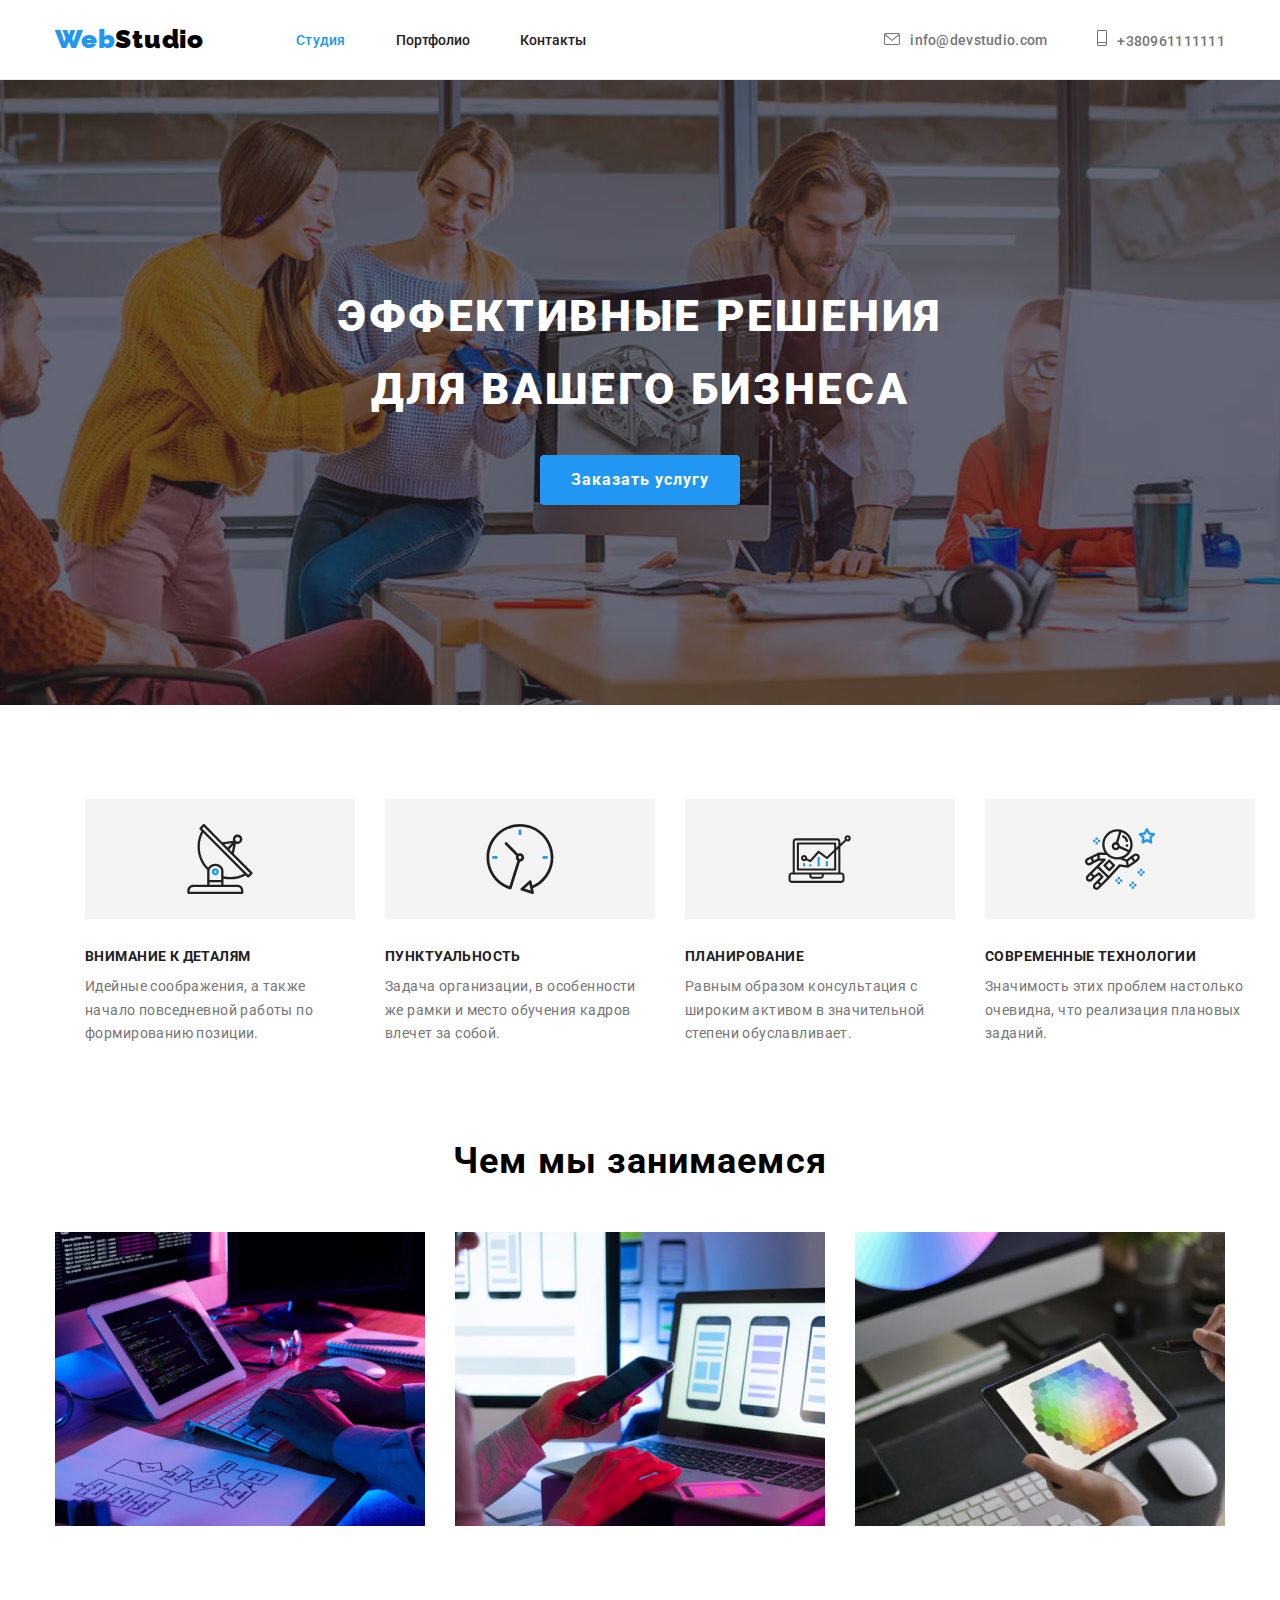
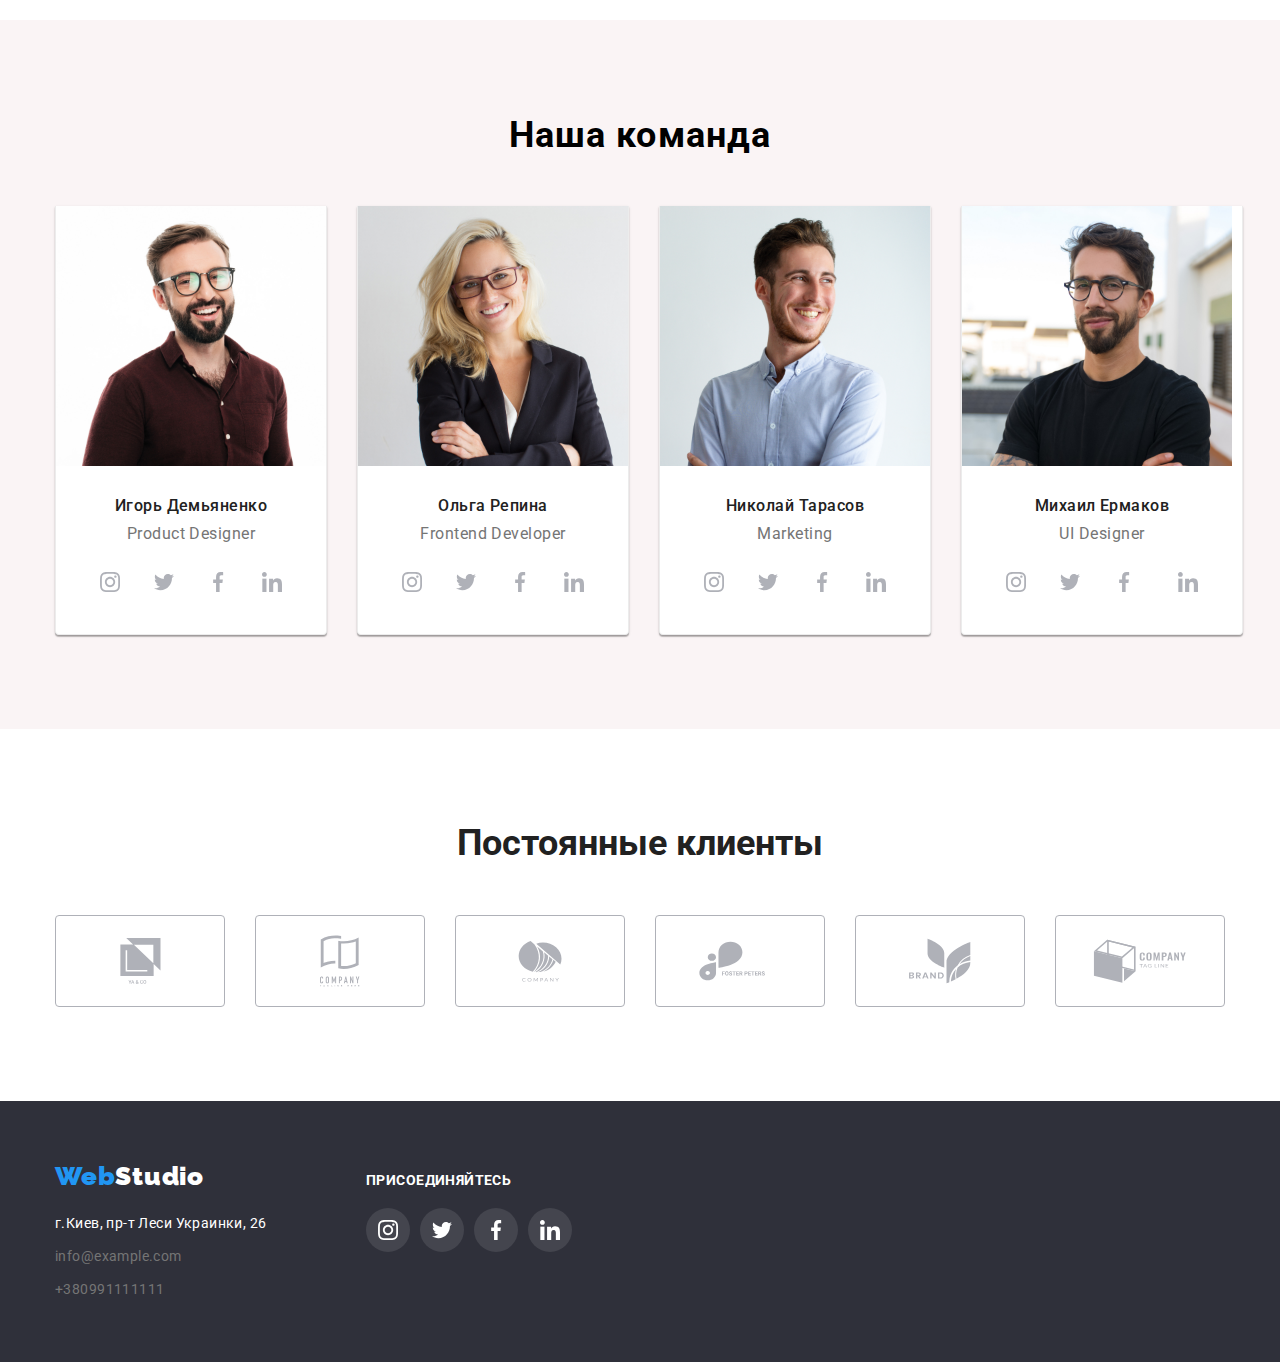
<file: index.html>
<!DOCTYPE html>
<html lang="en">
<head>
     <meta charset="UTF-8">
    <meta http-equiv="X-UA-Compatible" content="IE=edge">
    <meta name="viewport" content="width=device-width, initial-scale=1.0">
    <title>Webstudio</title>
    <link
    rel="stylesheet"
    href="https://cdnjs.cloudflare.com/ajax/libs/modern-normalize/1.1.0/modern-normalize.min.css"
    integrity="sha512-wpPYUAdjBVSE4KJnH1VR1HeZfpl1ub8YT/NKx4PuQ5NmX2tKuGu6U/JRp5y+Y8XG2tV+wKQpNHVUX03MfMFn9Q=="
    crossorigin="anonymous"
    referrerpolicy="no-referrer"
  />
    <link rel="preconnect" href="https://fonts.gstatic.com">
    <link href="https://fonts.googleapis.com/css2?family=Raleway:wght@700&family=Roboto:wght@400;500;700;900&display=swap" rel="stylesheet">
    <link rel= "stylesheet" href="css/style.css"/>

</head>
<body>
    <header class="header">
        <div class="container header-port">
            <nav class="main-nav"> 
            <a class="logo logo-container" href="index.html"><span class="logo-blue">Web</span>Studio</a>
           
        <ul class="list-row">
                <li class="header-item"><a class="link link-active" href="index.html">Студия</a>
                </li>
                <li class="header-item"><a class="link" href="portfolio.html">Портфолио</a>
                </li>
                <li class="header-item"><a class="link" href="#">Контакты</a>
                </li>
            </ul>
            </nav>
        
            <ul class="contacts">
                <li class="item-head">
            <a class="link-grey" href="mailto:info@devstudio.com">
                <svg class="icon-item" width="16px" height="12px">
                    <use href="./images/icon.svg#icon-envelope-1"></use>
                </svg>info@devstudio.com</a>
        </li>
        <li class="item-head">
            <a class="link-grey" href="tel:+380961111111">
                <svg class="icon-item-tel" with="10px" height="16px">
                    <use href="./images/icon.svg#icon-vector1"></use>
                 </svg>+380961111111</a>
             </li>
                </ul>
         </div>
     </header>
     <main> 

    <section class="hero">
          <div class="container">
              
        <h1 class="hero-text hero-text-section">Эффективные решения<br>для вашего бизнеса</h1>
             <button type="button" class="button button-section">Заказать услугу</button>
          
          </div>
            </section> 

<section class="section-advantages">
    <div class="container">
    <h2 class="hide-text">Наши преимущества</h2>
    <ul class="middle-list">
        <li class="item">
            <div class="advant-item">
        <svg class="icon-satelite" width="70px" height="70px">
            <use href="./images/icon.svg#icon-antenna-1"></use>
        </svg>
            </div>
            <h3 class="text-list">Внимание к деталям</h3>
            <p class="grey-text">Идейные соображения, а также начало повседневной работы по формированию позиции.</p>
        </li>
        <li class="item">
            <div class="advant-item">
                <svg class="icon-satelite" width="70px" height="70px">
                    <use href="./images/icon.svg#icon-clock-1"></use>
                </svg>
            </div>
            <h3 class="text-list">Пунктуальность</h3>
            <p class="grey-text">Задача организации, в особенности же рамки и место обучения кадров влечет за собой.</p>
        </li>
        <li class="item">
            <div class="advant-item">
                <svg class="icon-satelite" width="70px" height="70px">
                    <use href="./images/icon.svg#icon-diagram-1"></use>
                </svg>
            </div>
            <h3 class="text-list">Планирование</h3>
            <p class="grey-text">Равным образом консультация с широким активом в значительной степени обуславливает.</p>
        </li>
        <li class="item">
            <div class="advant-item">
                <svg class="icon-satelite" width="70px" height="70px">
                    <use href="./images/icon.svg#icon-astronaut-1"></use>
                </svg>
            </div>
            <h3 class="text-list">Современные технологии</h3>
            <p class="grey-text">Значимость этих проблем настолько очевидна, что реализация плановых заданий.</p>
        </li>
    </ul>
    </div>
</section>
<section class="middle-section">
    <div class="container">
   <h2 class="section-description">Чем мы занимаемся</h2>
   
    <ul class="what-we-do-list">
        <li class="item"><img src="images/box1.jpg" alt="набор текста" width="370"></li>
        <li class="item"><img src="images/box2.jpg" alt="передача данных" width="370"></li>
        <li class="item"><img src="images/box3.jpg" alt="дизаин" width="370"></li>
    </ul>
    </div>
</section>

<section class="our-team-section">
    <div class="container">
   <h2 class="section-description">Наша команда</h2>
   <ul class="last-list">
    <li class="our-team-item">
    <img src="images/img1.jpg" alt="Игорь Демяненко" width="270">
    <div class="our-team-box">
        <h3 class="worker-name">Игорь Демьяненко</h3>
        <p class="grey-prof">Product Designer</p>
        <ul class="logo-set">
            <li class="logo-cards">
            <a href="#" class="link-logo-list">
                <svg class="in-style" with="20px" height="20px">
                    <use href="./images/icon.svg#icon-instagram">
                    </use>
                </svg>
            </a>
            </li>
            <li class="logo-cards">
             <a href="#" class="link-logo-list">
                <svg class="in-style" with="20px" height="20px">
                    <use href="./images/icon.svg#icon-twitter-1">
                    </use>
                </svg>
            </a>
            </li>
            <li class="logo-cards">
             <a href="#" class="link-logo-list">
                <svg class="in-style" with="20px" height="20px">
                <use href="./images/icon.svg#icon-facebook-1">
                </use>
            </svg>
            </a>
            </li>
            <li class="logo-cards">
            <a href="#" class="link-logo-list">
                <svg class="in-style" with="20px" height="20px">
                <use href="./images/icon.svg#icon-linkedin-1">
                </use>
            </svg>
        </a>
        </li>
        </ul>
        </div>
    </li>
     <li class="our-team-item">
     <img src="images/img2.jpg" alt="Ольга Репина" width="270">
     <div class="our-team-box">
        <h3 class="worker-name">Ольга Репина</h3>
        <p class="grey-prof">Frontend Developer</p>
        <ul class="logo-set">
            <li class="logo-cards">
            <a href="#" class="link-logo-list">
                <svg class="in-style" with="20px" height="20px">
                    <use href="./images/icon.svg#icon-instagram">
                    </use>
                </svg>
            </a>
            </li>
            <li class="logo-cards">
            <a href="#" class="link-logo-list">
                <svg class="in-style" with="20px" height="20px">
                    <use href="./images/icon.svg#icon-twitter-1">
                    </use>
                </svg>
            </a>
            </li>
            <li class="logo-cards">
            <a href="#" class="link-logo-list">
                <svg class="in-style" with="20px" height="20px">
                <use href="./images/icon.svg#icon-facebook-1">
                </use>
            </svg>
            </a>
            </li>
            <li class="logo-cards">
            <a href="#" class="link-logo-list">
                <svg class="in-style" with="20px" height="20px">
                <use href="./images/icon.svg#icon-linkedin-1">
                </use>
            </svg>
        </a>
        </li>
        </ul>
        </div>
        </li>
    <li class="our-team-item">
    <img src="images/img3.jpg" alt="Николай Тарасов" width="270">
    <div class="our-team-box"> 
        <h3 class="worker-name">Николай Тарасов</h3>
        <p class="grey-prof">Marketing</p>
        <ul class="logo-set">
            <li class="logo-cards">
            <a href="#" class="link-logo-list">
                <svg class="in-style" with="20px" height="20px">
                    <use href="./images/icon.svg#icon-instagram">
                    </use>
                </svg>
            </a>
            </li>
            <li class="logo-cards">
            <a href="#" class="link-logo-list">
                <svg class="in-style" with="20px" height="20px">
                    <use href="./images/icon.svg#icon-twitter-1">
                    </use>
                </svg>
            </a>
            </li>
            <li class="logo-cards">
            <a href="#" class="link-logo-list">
                <svg class="in-style" with="20px" height="20px">
                <use href="./images/icon.svg#icon-facebook-1">
                </use>
            </svg>
            </a>
            </li>
            <li class="logo-cards">
            <a href="#" class="link-logo-list">
                <svg class="in-style" with="20px" height="20px">
                <use href="./images/icon.svg#icon-linkedin-1">
                </use>
            </svg>
        </a>
        </li>
        </ul>
        </div>
    </li>
    <li class="our-team-item">
    <img src="images/img4.jpg" alt="Михаил Ермаков" width="270">
    <div class="our-team-box">
        <h3 class="worker-name">Михаил Ермаков</h3>
        <p class="grey-prof">UI Designer</p>
        <ul class="logo-set">
            <li class="logo-cards">
            <a href="#" class="link-logo-list">
                <svg class="in-style" with="20px" height="20px">
                    <use href="./images/icon.svg#icon-instagram">
                    </use>
                </svg>
            </a>
            </li>
            <li class="logo-cards">
            <a href="#" class="link-logo-list">
                <svg class="in-style" with="20px" height="20px">
                    <use href="./images/icon.svg#icon-twitter-1">
                    </use>
                </svg>
            </a>
            </li>
            <li class="logo-cards">
            <a href="#" class="link-logo-list">
                <svg class="in-style" with="20px" height="20px">
                <use href="./images/icon.svg#icon-facebook-1">
                </use>
            </svg>
            </a>
            </li>
            <li class="logo-cards"></li>
            <a href="#" class="link-logo-list">
                <svg class="in-style" with="20px" height="20px">
                <use href="./images/icon.svg#icon-linkedin-1">
                </use>
            </svg>
        </a>
    </li>
        </ul>
        </div>
    </li>
</ul>
</div>
</section>

<section class="current-clients">
    <div class="container">
        <h2 class="client-heading">Постоянные клиенты</h2>
        <ul class="client-list">
            <li class="client">
                <a class="client-link" href="#">
                    <svg class="client-icon" width="41px" height="46px">
                        <use href="./images/icon.svg#icon-group">
                        
                        </use>
                    </svg>
                </a>
            </li>
            <li class="client">
                <a class="client-link" href="#">
                    <svg class="client-icon" width="40px" height="52px">
                        <use href="./images/icon.svg#icon-group-1">
                        
                        </use>
                    </svg>
                </a>
            </li>
            <li class="client">
                <a class="client-link" href="#">
                    <svg class="client-icon" width="44px" height="42px">
                        <use href="./images/icon.svg#icon-group-2">
                        
                        </use>
                    </svg>
                </a>
            </li>
            <li class="client">
                <a class="client-link" href="#">
                    <svg class="client-icon" width="84px" height="40px">
                        <use href="./images/icon.svg#icon-group-8">
                        
                        </use>
                    </svg>
                </a>
            </li>
            <li class="client">
                <a class="client-link" href="#">
                    <svg class="client-icon" width="62px" height="46px">
                        <use href="./images/icon.svg#icon-group-4">
                        
                        </use>
                    </svg>
                </a>
            </li>
            <li class="client">
                <a class="client-link" href="#">
                    <svg class="client-icon" width="94px" height="44px">
                        <use href="./images/icon.svg#icon-group-5">
                        
                        </use>
                    </svg>
                </a>
            </li>
        </ul>
    </div>

</section>
</main>

<footer class="footer">
    
    <div class="container footer-section">
        <div class="address-footer-section">
    <a class="logo-footer" href="index.html"><span class="logo-blue">Web</span><span class="studio">Studio</span></a>
    <address>
        <ul class="footer-list">
        <li class="footer-item-list"><a class="address" target="_blank" href="https://goo.gl/maps/M211C4r4D3SkxWqD8">г.Киев, пр-т Леси Украинки, 26</a>
        <li class="footer-item-list"><a class="mail" href="mailto:info@example.com">info@example.com</a></li>
        <li class="footer-item-list"><a class="tele" href="tel:+380991111111">+380991111111</a></li>
    </ul>
    </address>
    
    </div>
    <div class="footer-soc-links">
        <h2 class="footer-title">присоединяйтесь</h2>
        <ul class="footer-list-icon">
            <li class="footer-icon">
                <a class="footer-icon-list" href="#">
                    <svg class="footer-svg" width="20px" height="20px">
                        <use href="./images/icon.svg#icon-instagramfooter"></use>
                    </svg>
                </a>
            </li>
            <li class="footer-icon">
                <a class="footer-icon-list" href="#">
                    <svg class="footer-svg" width="20px" height="20px">
                        <use href="./images/icon.svg#icon-twiterfooter"></use>
                    </svg>
                </a>
            </li>
            <li class="footer-icon">
                <a class="footer-icon-list" href="#">
                    <svg class="footer-svg" width="20px" height="20px">
                        <use href="./images/icon.svg#icon-facebook-1-1"></use>
                    </svg>
                </a>
            </li>
            <li class="footer-icon">
                <a class="footer-icon-list" href="#">
                    <svg class="footer-svg" width="20px" height="20px">
                        <use href="./images/icon.svg#icon-linkedin-1-1"></use>
                    </svg>
                </a>
            </li>
        </ul>
    </div>
</section>
</footer>
    
</body>
</html>
</file>
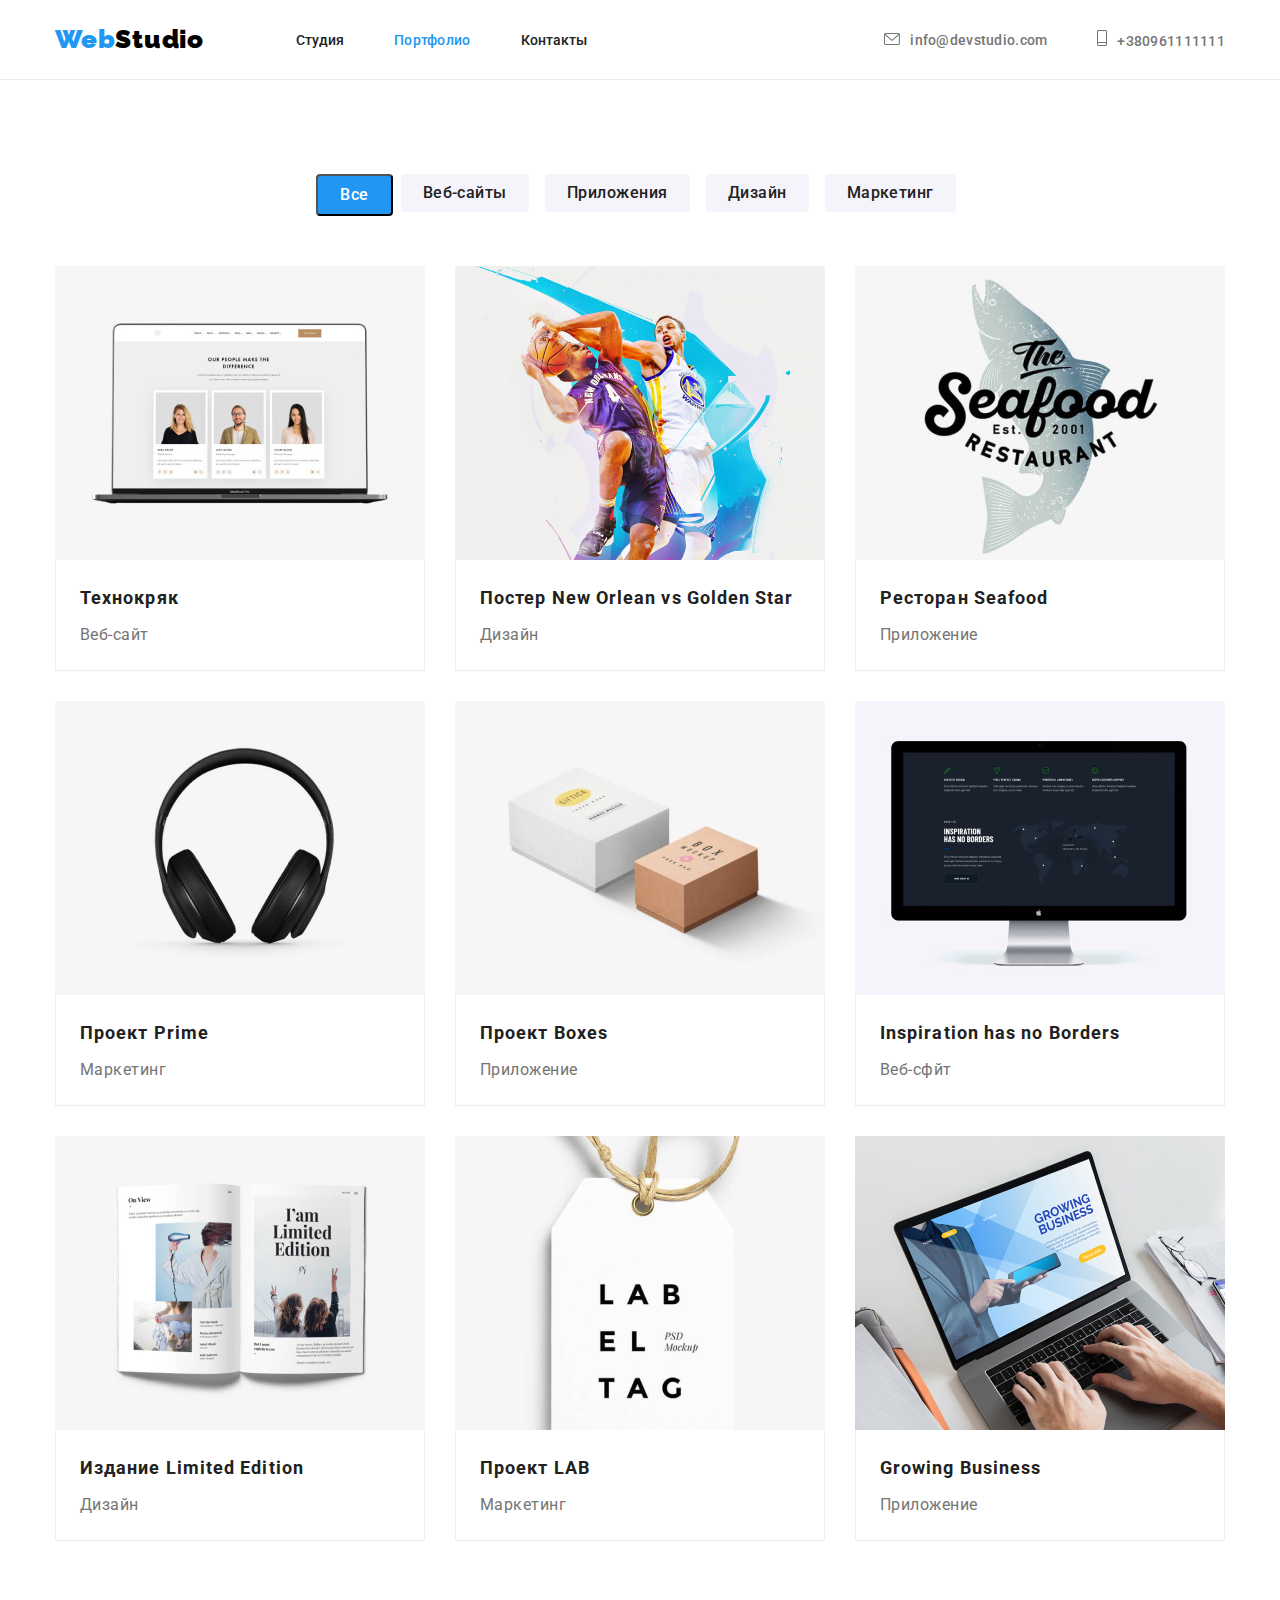
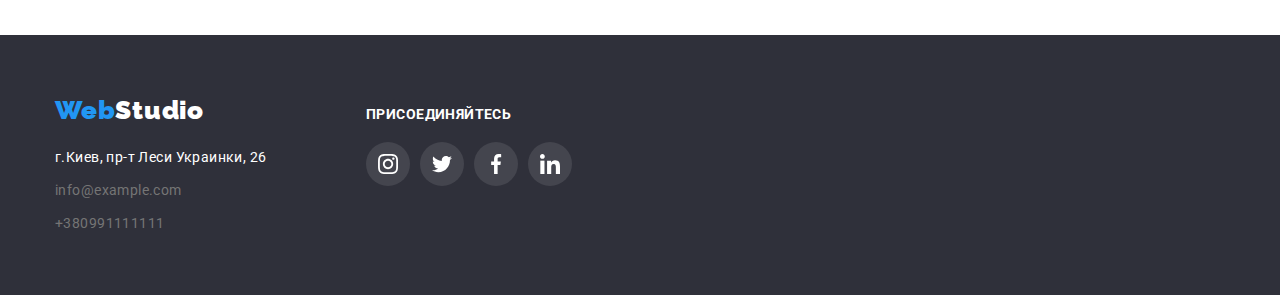
<file: portfolio.html>
<!DOCTYPE html>
<html lang="en">
<head>
    <meta charset="UTF-8">
    <meta http-equiv="X-UA-Compatible" content="IE=edge">
    <meta name="viewport" content="width=device-width, initial-scale=1.0">
    <title>portfolio</title>
    <link
    rel="stylesheet"
    href="https://cdnjs.cloudflare.com/ajax/libs/modern-normalize/1.1.0/modern-normalize.min.css"
    integrity="sha512-wpPYUAdjBVSE4KJnH1VR1HeZfpl1ub8YT/NKx4PuQ5NmX2tKuGu6U/JRp5y+Y8XG2tV+wKQpNHVUX03MfMFn9Q=="
    crossorigin="anonymous"
    referrerpolicy="no-referrer"
  />
    <link rel="preconnect" href="https://fonts.gstatic.com">
    <link href="https://fonts.googleapis.com/css2?family=Raleway:wght@700&family=Roboto:wght@400;500;700;900&display=swap" rel="stylesheet">
    <link rel="stylesheet" href="css/style.css">
</head>
<body>

</head>
<body>
    <header class="header">
        <div class="container header-port">
            <nav class="main-nav"> 
            <a class="logo logo-container" href="index.html"><span class="logo-blue">Web</span>Studio</a>
           
        <ul class="list-row">
                <li class="header-item"><a class="link-port" href="index.html">Студия</a>
                </li>
                <li class="header-item"><a class="link link-active-port" href="portfolio.html">Портфолио</a>
                </li>
                <li class="header-item"><a class="link" href="#">Контакты</a>
                </li>
            </ul>
            </nav>
        
            <ul class="contacts">
                <li class="item-head">
            <a class="link-grey" href="mailto:info@devstudio.com">
                <svg class="icon-item" with="10px" height="12px">
                    <use href="./images/icon.svg#icon-envelope-1"></use>
                </svg>info@devstudio.com</a>
        </li>
        <li class="item-head">
            <a class="link-grey" href="tel:+380961111111">
                <svg class="icon-item-tel" with="10px" height="16px">
                    <use href="./images/icon.svg#icon-vector1"></use>
                 </svg>+380961111111</a>
             </li>
                </ul>
         </div>
     </header>
     

<main>
 <section class="main-section">
     <div class="container">
        <ul class="btn-list">
            <li class="padding-item"><button class="btn-port-active" type="button">Все</button>
            </li>
            <li class="padding-item"><button class="btn-port" type="button">Веб-сайты</button>
            </li>
            <li class="padding-item"><button class="btn-port" type="button">Приложения</button>
            </li>
            <li class="padding-item"><button class="btn-port" type="button">Дизайн</button>
            </li>
            <li class="padding-item"><button class="btn-port" type="button">Маркетинг</button>
            </li>
        </ul>

        <!--Список однотипных элементов, фото с текстом-->
    <section class="poster-section">
    <ul class="flex-list">
            <li class="flex-item">
                <a href="#"><img src="images/project1.jpg" alt="Технокряк" width="370"></a>
                <div class="img-text">
                <h3 class="poster-name">Технокряк</h3>
                <p class="poster-desc">Веб-сайт</p>
              </div>
                </li>
            <li class="flex-item">
                <a href="#"><img src="images/project2.jpg" alt="Баскетбол" width="370"></a>
                 <div class="img-text">
                <h3 class="poster-name">Постер New Orlean vs Golden Star</h3>
                 <p class="poster-desc">Дизайн</p>
                </div> 
            </li>
            <li class="flex-item">
                <a href="#"><img src="images/project3.jpg" alt="Ресторан" width="370"></a>
                <div class="img-text">
                <h3 class="poster-name">Ресторан Seafood</h3>
                <p class="poster-desc">Приложение</p>
            </div>
            </li>
            <li class="flex-item">
                <a href="#"><img src="images/project4.jpg" alt="Прайм" width="370"></a>
               <div class="img-text">
                <h3 class="poster-name">Проект Prime</h3>
                <p class="poster-desc">Маркетинг</p>
                </div>
            </li>
            <li class="flex-item">
                <a href="#"><img src="images/project5.jpg" alt="Ящики" width="370"></a>
                <div class="img-text">
                <h3 class="poster-name">Проект Boxes</h3>
                <p class="poster-desc">Приложение</p>
                </div>
            </li>
            <li class="flex-item">
                <a href="#"><img src="images/project6.jpg" alt="Вдохновление" width="370"></a>
                <div class="img-text">
                <h3 class="poster-name">Inspiration has no Borders</h3>
                <p class="poster-desc">Веб-сфйт</p>
                </div>
            </li>
            <li class="flex-item">
                <a href="#"><img src="images/project7.jpg" alt="Издание" width="370"></a>
                <div class="img-text">
                <h3 class="poster-name">Издание Limited Edition</h3>
                <p class="poster-desc">Дизайн</p>
                </div>
            </li>
            <li class="flex-item">
                <a href="#"><img src="images/project8.jpg" alt="Проект" width="370"></a>
                <div class="img-text">
                <h3 class="poster-name">Проект LAB</h3>
                <p class="poster-desc">Маркетинг</p>
            </div>
            </li>
            <li class="flex-item">
                <a href="#"><img src="images/project9.jpg" alt="Бизнес" width="370"></a>
                <div class="img-text">
                <h3 class="poster-name">Growing Business</h3>
                <p class="poster-desc">Приложение</p>
            </div>
            </li>

        </ul>
        
        </div>
    </section>
</main>

<footer class="footer">
    
    <div class="container footer-section">
        <div class="address-footer-section">
    <a class="logo-footer" href="index.html"><span class="logo-blue">Web</span><span class="studio">Studio</span></a>
    <address>
        <ul class="footer-list">
        <li class="footer-item-list"><a class="address" target="_blank" href="https://goo.gl/maps/M211C4r4D3SkxWqD8">г.Киев, пр-т Леси Украинки, 26</a>
        <li class="footer-item-list"><a class="mail" href="mailto:info@example.com">info@example.com</a></li>
        <li class="footer-item-list"><a class="tele" href="tel:+380991111111">+380991111111</a></li>
    </ul>
    </address>
    
    </div>
    <div class="footer-soc-links">
        <h2 class="footer-title">присоединяйтесь</h2>
        <ul class="footer-list-icon">
            <li class="footer-icon">
                <a class="footer-icon-list">
                    <svg class="footer-svg" width="20px" height="20px">
                        <use href="./images/icon.svg#icon-instagramfooter"></use>
                    </svg>
                </a>
            </li>
            <li class="footer-icon">
                <a class="footer-icon-list" href="#">
                    <svg class="footer-svg" width="20px" height="20px">
                        <use href="./images/icon.svg#icon-twiterfooter"></use>
                    </svg>
                </a>
            </li>
            <li class="footer-icon">
                <a class="footer-icon-list" href="#">
                    <svg class="footer-svg" width="20px" height="20px">
                        <use href="./images/icon.svg#icon-facebook-1-1"></use>
                    </svg>
                </a>
            </li>
            <li class="footer-icon">
                <a class="footer-icon-list" href="#">
                    <svg class="footer-svg" width="20px" height="20px">
                        <use href="./images/icon.svg#icon-linkedin-1-1"></use>
                    </svg>
                </a>
            </li>
        </ul>
    </div>
</section>
</footer>
</body>
</html>
</file>
<file: css/style.css>
body {
   font-family: Roboto, sans-serif;
   margin: 0;
}

* {
   box-sizing: border-box;
}
*, *::before, *::after {
   box-sizing: border-box;
}

  :root {
      --title-color: #212121;
      --text-color: #757575;
      --color-button: #ffff;
      --primary-background: #2F303A;
      --color-link-title: #2196f3;
      --background-button: #2196f3;
      --main-title-color: #ffff;
      --our-team-background: #F5F4FA;
      --address-text-color: #ffff;
      --color-link-footer: #ffff;
      --company-text-color: #000000;
      --background-portfolio-button: #F5F4FA;
  }

h1,
h2,
h3,
h4,
h5,
h6,
p {
   margin-left: o;
   margin-right: 0;
   margin-bottom: 0;
   margin-top: 0;
}

ul,
ol,
li {
   margin: 0;
   padding: 0;
}
img {
   display: block;
}


   
.header {
   border-bottom: 1px solid #ECECEC;
   padding-top: 24px;
   padding-bottom: 24px;
}
.header-port {
   display: flex;
   align-items: center;
}
.container {
   width: 1200px;
   margin: 0 auto;
   padding-left: 15px;
   padding-right: 15px;
   box-sizing: border-box;
}
.main-nav {
   display: flex;
   align-items: center;
}
.list-row {
   display: flex;
   align-items: center;
   list-style: none;
    margin-top: 0;
    margin-bottom: 0;
    padding-left: 0;
    margin-left: auto;
}

/*.header-item:not(:last-child) {
   margin-right: 50px;
}*  Потому что слишком большие отступы, не смотря на то что 
в CSS для всех ul, ol , li padding  and margin 0*/

.logo-blue {
font-family: Raleway;
color: #2196F3;
font-weight: 900;
font-size: 26px;
letter-spacing: 0.03em;
line-height: 1.2;
list-style: none;
}

.logo, .logo-footer {
font-family: Raleway;
color: black;
font-weight: 900;
font-size: 26px;
letter-spacing: 0.03em;
line-height: 1.2em;
text-decoration: none;
margin-right: 92px;
}

.logo-footer {
   margin-bottom: 20px;
   display: block;
text-decoration: none;
}
/*стили для сылок*/

* li, a  {
   list-style: none;
   text-decoration: none;
}
.list {
   display: flex;
 }
.list-row .header-item + .header-item {
   margin-left: 50px;
}

.link {
   font-family: Roboto;
   font-style: normal;
   font-weight: 500;
   font-size: 14px;
   line-height: 16px;
   letter-spacing: 0,02em;
   color: #212121;
   text-decoration: none;
   

}
.link-active {
   font-family: Roboto;
   font-style: normal;
   color: #2196F3;
   letter-spacing: 0.02em;
   font-weight: 500;
   font-size: 14px;
   list-style: none;
   padding-left: 0;
   
}

.link:hover,
.link:focus {
   color: #2196F3;  
}

.link-grey {
   font-family: Roboto;
   font-style: normal;
   font-weight: 500;
   color: #757575;
   letter-spacing: 0.02em;
   line-height: 1.2em;
   font-weight: 500;
   font-size: 14px;
   list-style: none;
   text-decoration: none;
   padding-top: 32px;
   padding-bottom: 32px;
   padding-left:0;
   
}
.contacts .item-head + .item-head {
   margin-left: 50px;  

}
.icon-item {
   width: 16px;
   height: 12px;
   margin-right: 10px;
    fill: currentColor;
}
.link-grey:hover,
.link-grey:focus {
   fill: #2196f3;
}
.icon-item-tel {
   width: 10px;
   height: 16px;
   margin-right: 10px;
   fill: currentColor;

}
.link-item:hover,
.link-item:focus {
   color:#2196f3;
}

.link-grey:hover,
.link-grey:focus {
   color: #2196F3;
 }
 
.contacts {
   display: flex;
   margin-left: auto;
   list-style: none;
   align-items: center;
}
.header.item {
   margin-right:not(:last-child) 50px;
}



/*main section webstudio*/

.hero {
   background-image: linear-gradient(to right, rgba(47, 48, 58, 0.4), rgba(47, 48, 58, 0.4)),
  
   url(../images/heroimg.jpg);
   
   background-repeat: no-repeat;
   background-position: center;
   background-size: cover;
    text-align: center;
    padding-top: 200px;
    padding-bottom: 200px;
}
 .hero-text {
   font-weight: 900;
   font-size: 44px;
   line-height: 1.65;
   text-align: center;
   letter-spacing: 0.06em;
   text-transform: uppercase;
   color: var(--main-title-color);
}

 .button {
   background: var(--background-button);
   cursor: pointer;
   font-family: inherit;
   font-weight: bold;
   font-size: 16px;
   line-height: 1.87;
   text-align: center;
   box-shadow: 0px 4px 4px rgb(0 0 0 / 15%);
   margin-top: 30px;
   border-radius: 4px;
   border: 0;
   letter-spacing: 0.06em;
   color: var(--color-button);
   width: 200px;
   height: 50px;
 }

 button, button:active, button:focus {
   outline: none;
}


.section-advantages {
   padding-top: 94px; 
}

.container {
   max-width: 1200px;
   margin-left: auto;
   margin-right: auto;
   padding-left: 15px;
   padding-right: 15px;
}
.middle-section {
   padding-top: 94px;
   padding-bottom: 94px;
}
.hide-text {
   display: none;
}
.middle-list {
   display: flex;
   list-style: none;
   padding: 0;
}
.midle-list.item:not(:last-child) {
   margin-right: 30px;
}
.item {
   flex-basis: calc((100% - 120px) / 4);
   margin-left: 30px;
}
.text-list {
   color: #212121;
   line-height: 1.1;
   letter-spacing: 0.03em;
   font-weight: 700;
   margin-bottom: 10px;
   font-size: 14px;
   text-transform: uppercase;
}
.grey-text {
   color: #757575;
   line-height: 1.7;
   font-weight: 400;
   letter-spacing: 0.03em;
   font-size: 14px;
   text-align: left;
}
//*What we do section*//

.middle-section {
   padding-bottom: 94px;
}
.section-description {
   font-weight: bold;
    font-size: 36px;
    line-height: 42px;
    text-align: center;
    letter-spacing: 0.03em;
    color: color: var(--title-color);
    margin-bottom: 50px;
}
.what-we-do-description {
   display: flex;
   justify-content: center;
}
.container {
   max-width: 1200px;
    margin-left: auto;
    margin-right: auto;
    padding-left: 15px;
    padding-right: 15px;
    box-sizing: border-box;
}
.what-we-do-list {
   display: flex;
   flex-wrap: wrap;
   align-items: center;
   list-style: none;
    padding: 0;
    margin-left: -30px;
}
.advant-item {
   display: flex;
    justify-content: center;
    align-items: center;
    width: 270px;
    height: 120px;
    margin-bottom: 30px;
    background-color: #f5f4f5;
}

.icon-satelite {
   width: 70px;
   height: 70px;
}


/*our team*/

.our-team-section {
   background: #faf4f5;
   padding-top: 94px;
   padding-bottom: 94px;
}

.our-team-box {
   padding: 30px 32px;
   box-sizing: border-box;
}
.logo-set {
   display: flex;
    justify-content: space-between;
}
.logo-cards:not(:last-child) {
      margin-right: 10px;
      
}

.in-style {
   width: 20px;
   height: 20px;

}

.link-logo-list {
   display: flex;
    justify-content: center;
    align-items: center;
    background-color: #fff;
    fill: #afb1b8;
    width: 44px;
    height: 44px;
    border-radius: 50%;

}

.link-logo-list:hover,
.link-logo-list:focus {
   fill: #fff;
    background: var(--color-link-title);
}

.our-team-item {
    border-left: 1px solid #ececec;
   border-right: 1px solid #ececec;
   border-bottom: 1px solid #ececec;
   padding-right: 0;
}
.our-team-item  {
  flex-basis: calc((100% - 120px) / 4);
    margin-left: 30px;
    margin-top: 50px;
    background: #ffffff;
    box-shadow: 0px 1px 3px rgb(0 0 0 / 12%), 0px 1px 1px rgb(0 0 0 / 14%), 0px 2px 1px rgb(0 0 0 / 20%);
    border-radius: 0px 0px 4px 4px;
}
.last-list  {
   display: flex; 
   list-style: none;
   margin-left: -30px;
   margin-top: -50px;
   align-items: center;
}
.worker-name {
  color: #212121;
   text-align: center;
   line-height: 1.2;
   letter-spacing: 0.03em;
   font-weight: 500;
   font-size: 16px;
   margin-top: 0;
   margin-bottom: 10px;
 }
.grey-prof {
   font-size: 16px;
   line-height: 1.18;
   text-align: center;
   letter-spacing: 0.03em;
   color: #757575;
   margin-top: 0;
   margin-bottom: 16px;
   
}

/* New section. Current clients*/

.current-clients {
   padding-top: 94px;
   padding-bottom: 94px;
}

.client-heading {
   color: #212121;
    font-weight: 700;
    font-size: 36px;
    line-height: 1.16;
    text-align: center;
    margin-bottom: 50px;
}

.client-list {
   display: flex;
    justify-content: space-between;
}

.client {
   width: 170px;
   height: 92px;
}
.client-link {
   display: flex;
    justify-content: center;
    align-items: center;
    width: 100%;
    height: 100%;
    fill: #afb1b8;
    border: 1px solid #afb1b8;
    border-radius: 4px;
}
.client-link:hover .client-icon,
.client-link:focus .client-icon {
   fill: var(--color-link-title);
}
.client:hover,
.client:focus {
   border: 1px solid var(--color-link-title);
   border-radius: 4px;

}


/*footer*/

.footer {
 background: #2F303a;
 padding-top: 60px;
 padding-bottom: 60px;
} 
.footer-section {
   display: flex;
   align-items: baseline;
}
 .footer-item-list:not(:last-child) {
   margin-bottom: 9px;
 }

 .studio {
   color: #fff;
}
.footer-item:not(:last-child) {
   margin-bottom: 9px;
}
.address {
   font-family: Roboto;
   font-style: normal;
   font-weight: 400;
   color: #fff;
   line-height: 1.7;
   letter-spacing: 0.03em;
   font-size: 14px;
}

.mail, .tele {
   font-family: Roboto;
   font-style: normal;
   font-weight: 400;
   font-size: 14px;
   line-height: 1.7;
   letter-spacing: 0.03em;
   color:  var(--text-color);
}

.address:hover, .mail:hover, .tele:hover {
   color:#2196F3;
}

 .footer-soc-links {
    margin-left: 70px;
 }

 .footer-title {
   font-weight: bold;
    font-size: 14px;
    line-height: 16px;
    letter-spacing: 0.03em;
    text-transform: uppercase;
    color: #fff;
 }
 .footer-list-icon {
   display: flex;
   width: 206px;
   justify-content: space-between;
   margin-top: 20px;
 }
.footer-icon-list {
   display: flex;
    width: 44px;
    height: 44px;
    justify-content: center;
    align-items: center;
    background-color: rgba(255, 255, 255, 0.1);
    border-radius: 50%;
    fill: #fff;
}

.footer-icon-list:hover,
.footer-icon-list:focus {
   background: var(--color-link-title);
}

/*Portfolio styles*/


.link-active-port {
   font-family: Roboto;
   font-style: normal;
   color: #2196F3;
   letter-spacing: 0.02em;
   font-weight: 500;
   font-size: 14px;
   list-style: none;  
}
.link-port {
   font-family: Roboto;
   font-style: normal;
   font-weight: 500;
   font-size: 14px;
   line-height: 16px;
   letter-spacing: 0,02em;
   color: #212121;
   text-decoration: none;
}
.main-section {
   padding-top: 94px;
   padding-bottom: 94px;
}
.btn-list {
   display: flex;
    justify-content: center;
   margin-bottom: 50px;
}
   
.padding-item:not(:last-child) {
   margin-right: 8px;
}
   
.btn-port {
   font-family: Roboto;
   font-style: normal;
   background: var(--background-portfolio-button);
   cursor: pointer;
   font-weight: 500;
   font-size: 16px;
   line-height: 1.62;
   letter-spacing: 0.03em;
   border-radius: 4x;
   padding: 6px 22px;
   border: 0;
   border-radius: 4px;
   margin-right: 8px;
   color: var(--title-color);
}
.btn-port:hover,
.btn-port:focus {
   background: #2196F3;
   color:#fff;
   cursor: pointer;
}
   
.btn-port-active {
   font-family: Roboto;
   font-style: normal;
   background: #2196F3;
   color: #fff;
   text-align: center;
   font-style: normal;
   font-weight: 500;
   font-size: 16px;
   line-height: 1.6;
   letter-spacing: 0.03em;
   border-radius: 4px;
   padding: 6px 22px;
   border-collapse: collapse;
   cursor: pointer;
}

//*flex-list cardset container*//

.poster-section {
   padding-top: 94px;
   padding-bottom: 94px;
}

.flex-list {
   padding: 0;
   margin: 0;
   display: flex;
   flex-wrap: wrap;
   margin-left: -30px;
   margin-top: -30px;    
}
.flex-list > .flex-item {
   /*flex basis: calc((100%-90px) / 3)*/
   flex-basis: calc((100% - 270px) / 9);
   margin-left: 30px;
    margin-top: 30px;
}
.img-text {
   padding: 20px 24px;
    border: 1px solid #eeeeee;
    border-top: 0;
}
.flex-item:hover {
   box-shadow:  1px 3px rgb(0 0 0 / 12%), 0px 1px 1px rgb(0 0 0 / 14%), 0px 2px 1px rgb(0 0 0 / 20%);
}

.img-text {
   padding: 20px 24px;
   border: 1px solid #EEE;
   border-top: 0;
}
.poster-name {
   font-weight: 700;
    font-size: 18px;
    line-height: 2;
    letter-spacing: 0.06em;
    margin-bottom: 4px;
    color: var(--title-color);
    margin-top: 0;
    margin-bottom; 0;
    padding-left: 0;
}

.poster-desc {
   font-size: 16px;
    line-height: 30px;
    letter-spacing: 0.03em;
    color: var(--text-color);
    margin-top: 0;
    margin-bottom: 0;
    padding-left:0;

}
</file>
